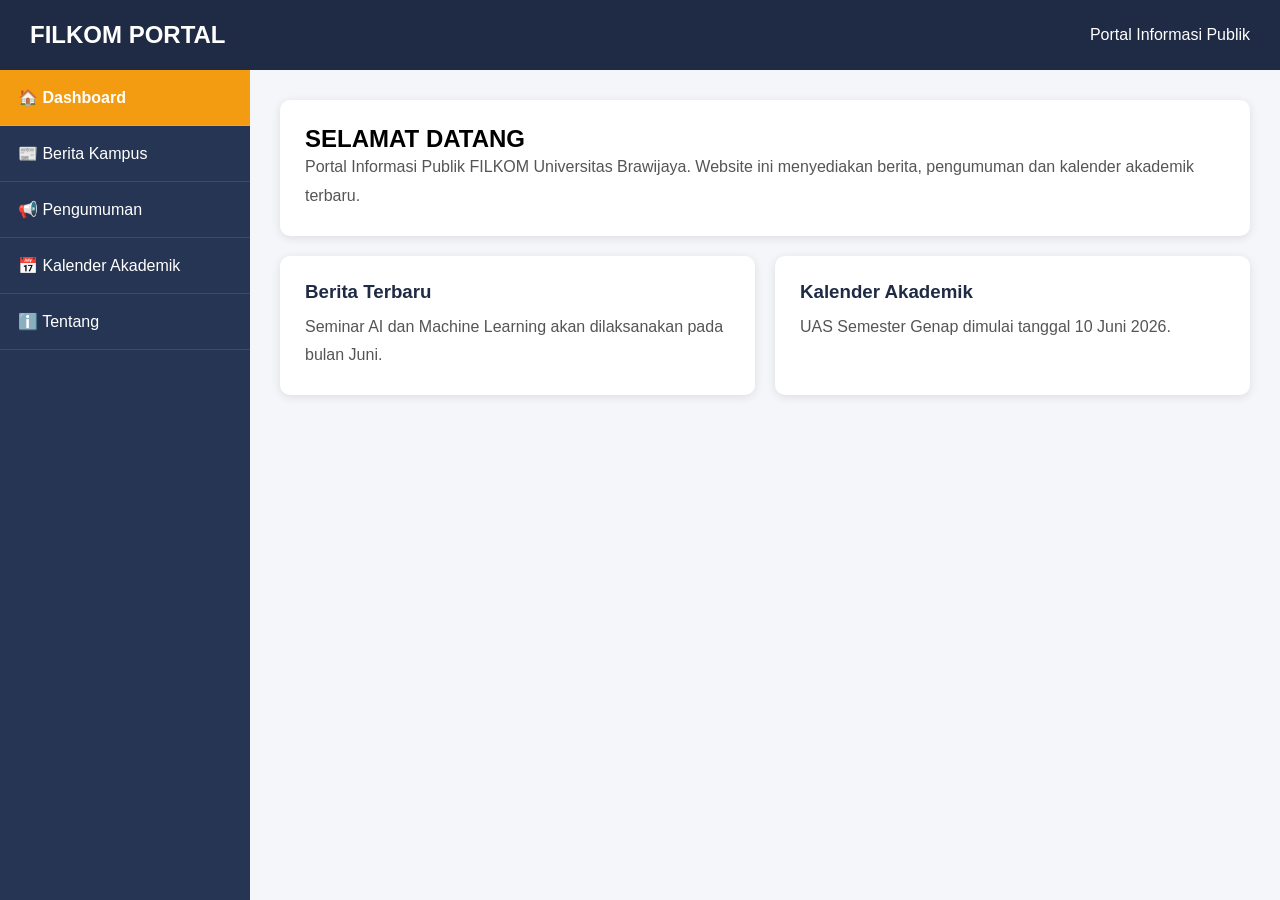
<file: index.html>
<!DOCTYPE html>
<html lang="id">
<head>
<meta charset="UTF-8">
<meta name="viewport" content="width=device-width, initial-scale=1">

<title>FILKOM Information Portal</title>

<link rel="stylesheet" href="css/style.css">
</head>

<body>

<header>

<div class="logo">
FILKOM PORTAL
</div>

<div class="user">
Portal Informasi Publik
</div>

</header>

<div class="container">

<nav class="sidebar">

<a href="index.html">🏠 Dashboard</a>

<a href="berita.html">📰 Berita Kampus</a>

<a href="pengumuman.html">📢 Pengumuman</a>

<a href="kalender.html">📅 Kalender Akademik</a>

<a href="tentang.html">ℹ️ Tentang</a>

</nav>

<main>

<div class="card">

<h2>SELAMAT DATANG</h2>

<p>
Portal Informasi Publik FILKOM Universitas Brawijaya.
Website ini menyediakan berita,
pengumuman dan kalender akademik terbaru.
</p>

</div>

<div class="grid">

<div class="card">
<h3>Berita Terbaru</h3>

<p>
Seminar AI dan Machine Learning
akan dilaksanakan pada bulan Juni.
</p>

</div>

<div class="card">
<h3>Kalender Akademik</h3>

<p>
UAS Semester Genap dimulai
tanggal 10 Juni 2026.
</p>

</div>

</div>

</main>

</div>
</div>
<script src="js/script.js"></script>
</body>
</html>
</file>
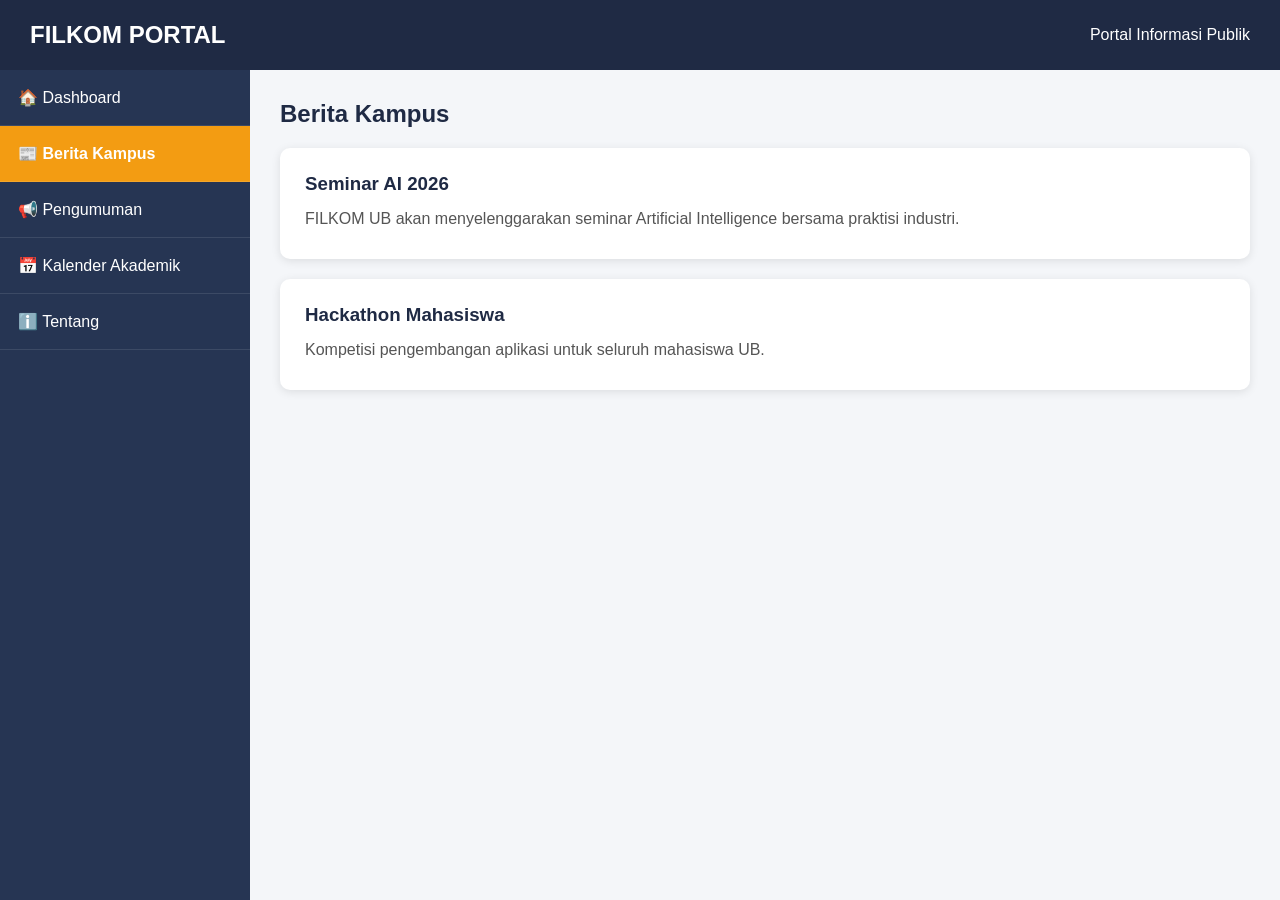
<file: berita.html>
<!DOCTYPE html>
<html lang="id">
<head>
    <meta charset="UTF-8">
    <meta name="viewport" content="width=device-width, initial-scale=1.0">
    <title>Berita Kampus</title>

    <link rel="stylesheet" href="css/style.css">
</head>

<body>

<header>
    <div class="logo">FILKOM PORTAL</div>
    <div class="user">Portal Informasi Publik</div>
</header>

<div class="container">

    <nav class="sidebar">
        <a href="index.html">🏠 Dashboard</a>
        <a href="berita.html">📰 Berita Kampus</a>
        <a href="pengumuman.html">📢 Pengumuman</a>
        <a href="kalender.html">📅 Kalender Akademik</a>
        <a href="tentang.html">ℹ️ Tentang</a>
    </nav>

    <main>

        <h2 class="page-title">Berita Kampus</h2>

        <div class="card">

            <h3>Seminar AI 2026</h3>

            <p>
                FILKOM UB akan menyelenggarakan seminar Artificial Intelligence
                bersama praktisi industri.
            </p>

        </div>

        <div class="card">

            <h3>Hackathon Mahasiswa</h3>

            <p>
                Kompetisi pengembangan aplikasi untuk seluruh mahasiswa UB.
            </p>

        </div>

    </main>

</div>

<script src="js/script.js"></script>

</body>
</html>
</file>
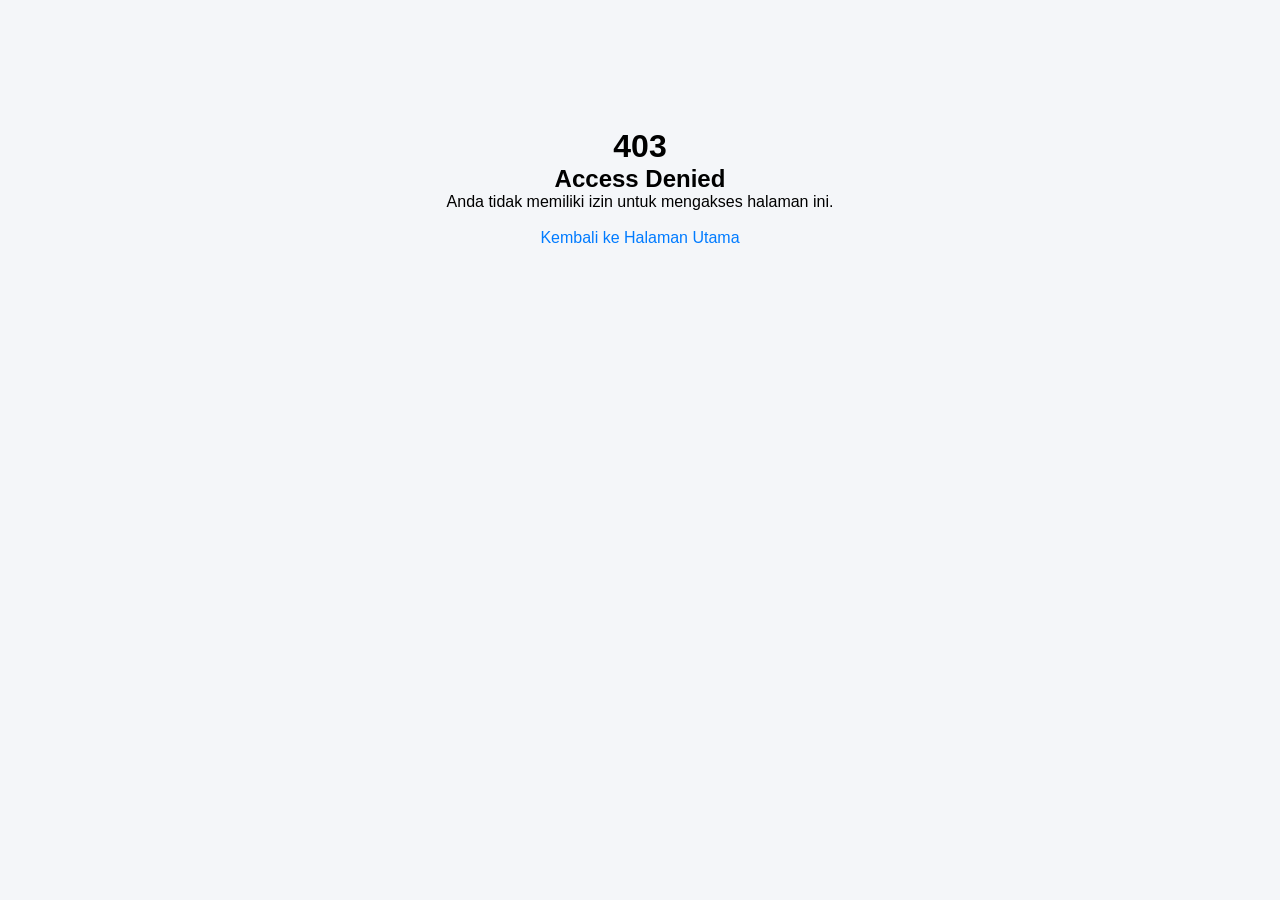
<file: error403.html>
<!DOCTYPE html>
<html lang="id">
<head>
    <meta charset="UTF-8">
    <meta name="viewport" content="width=device-width, initial-scale=1.0">
    <title>403 - Access Denied</title>
    <link rel="stylesheet" href="css/style.css">
</head>
<body>
    <div style="text-align: center; margin-top: 10%;">
        <h1>403</h1>
        <h2>Access Denied</h2>
        <p>Anda tidak memiliki izin untuk mengakses halaman ini.</p>
        <br>
        <a href="index.html" style="text-decoration: none; color: #007bff;">Kembali ke Halaman Utama</a>
    </div>
</body>
</html>
</file>
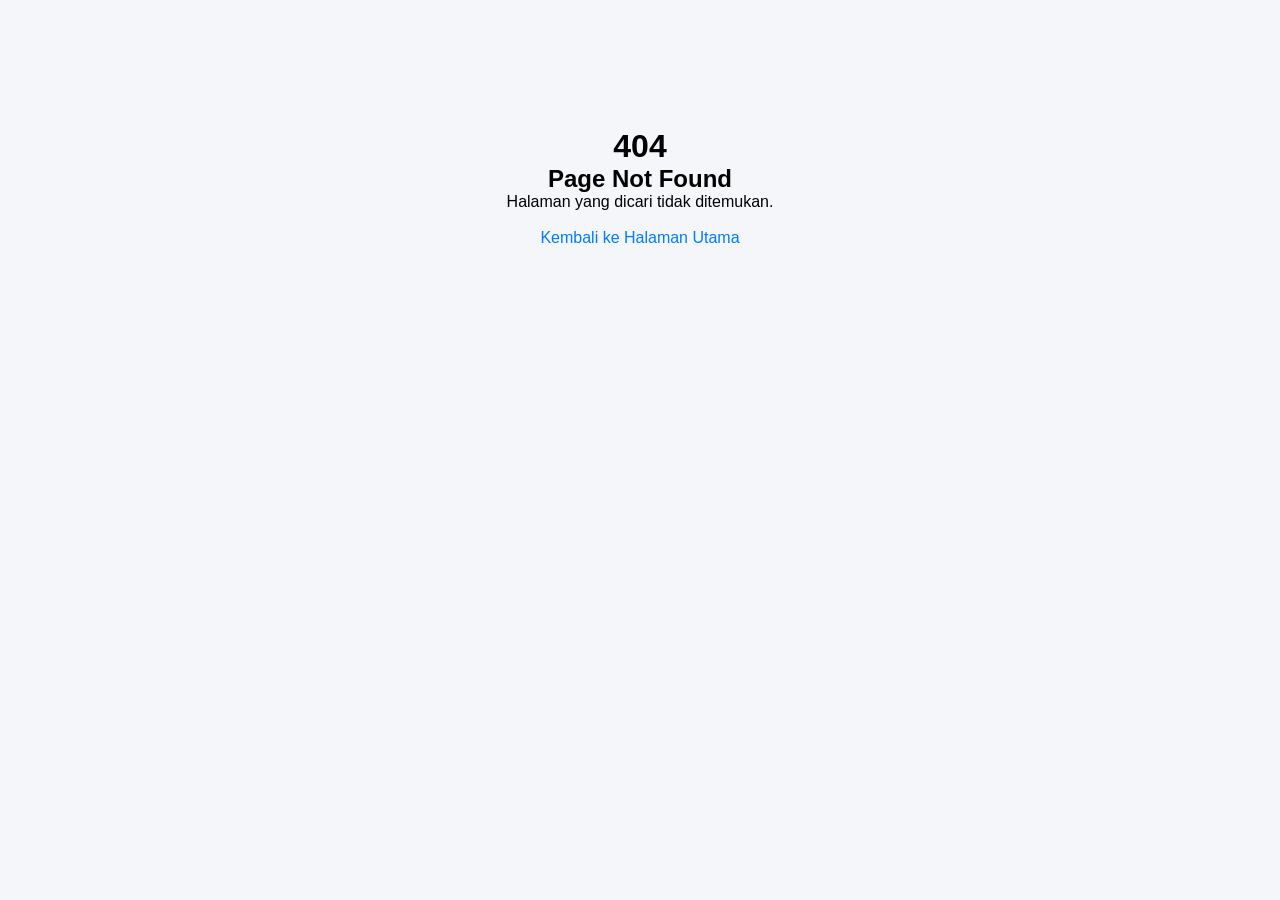
<file: error404.html>
<!DOCTYPE html>
<html lang="id">
<head>
    <meta charset="UTF-8">
    <meta name="viewport" content="width=device-width, initial-scale=1.0">
    <title>404 - Page Not Found</title>
    <link rel="stylesheet" href="css/style.css">
</head>
<body>
    <div style="text-align: center; margin-top: 10%;">
        <h1>404</h1>
        <h2>Page Not Found</h2>
        <p>Halaman yang dicari tidak ditemukan.</p>
        <br>
        <a href="index.html" style="text-decoration: none; color: #007bff;">Kembali ke Halaman Utama</a>
    </div>
</body>
</html>
</file>
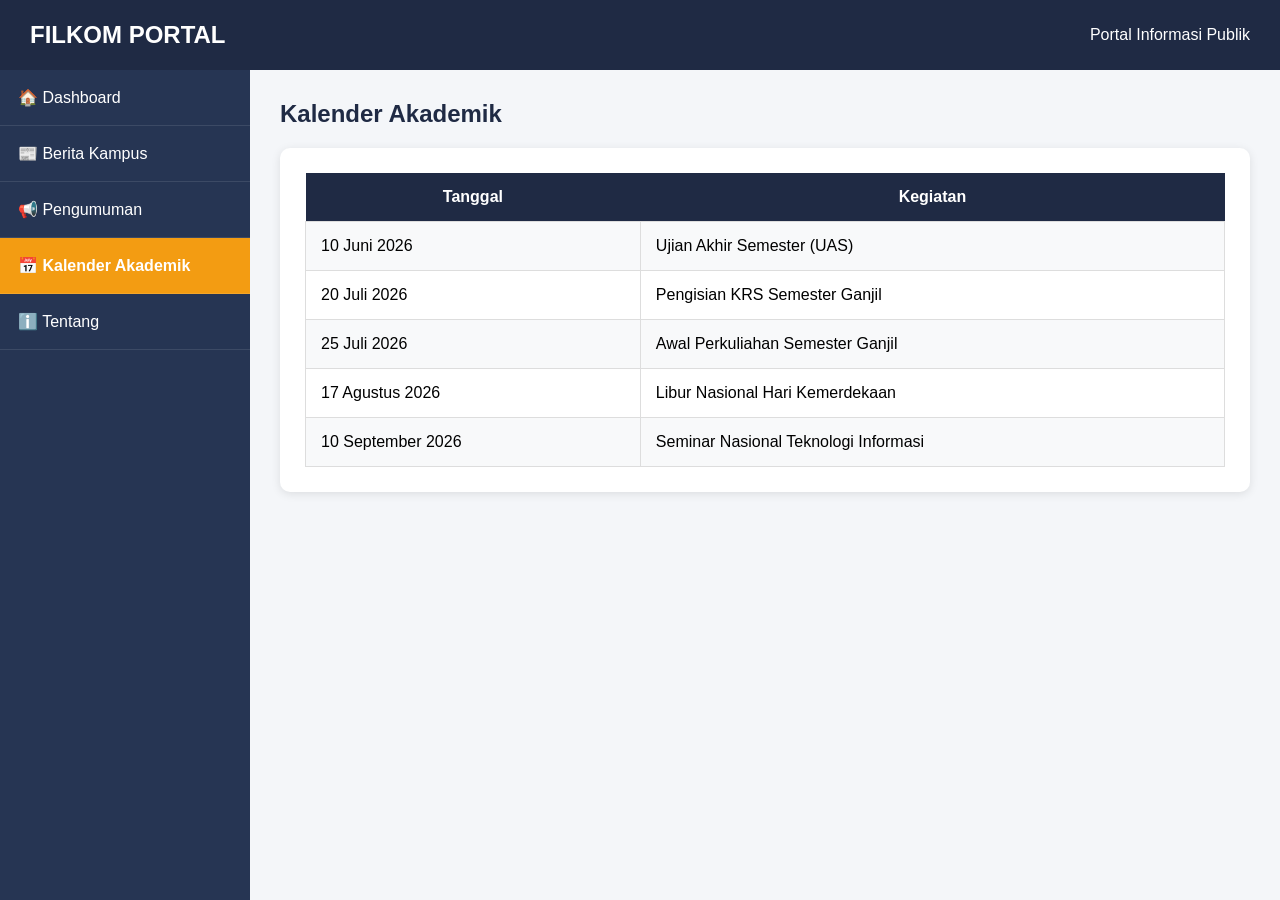
<file: kalender.html>
<!DOCTYPE html>
<html lang="id">
<head>
    <meta charset="UTF-8">
    <meta name="viewport" content="width=device-width, initial-scale=1.0">
    <title>Kalender Akademik</title>

    <link rel="stylesheet" href="css/style.css">
</head>

<body>

<header>
    <div class="logo">FILKOM PORTAL</div>
    <div class="user">Portal Informasi Publik</div>
</header>

<div class="container">

    <nav class="sidebar">
        <a href="index.html">🏠 Dashboard</a>
        <a href="berita.html">📰 Berita Kampus</a>
        <a href="pengumuman.html">📢 Pengumuman</a>
        <a href="kalender.html">📅 Kalender Akademik</a>
        <a href="tentang.html">ℹ️ Tentang</a>
    </nav>

    <main>

        <h2 class="page-title">Kalender Akademik</h2>

        <div class="card">

            <table>

                <tr>
                    <th>Tanggal</th>
                    <th>Kegiatan</th>
                </tr>

                <tr>
                    <td>10 Juni 2026</td>
                    <td>Ujian Akhir Semester (UAS)</td>
                </tr>

                <tr>
                    <td>20 Juli 2026</td>
                    <td>Pengisian KRS Semester Ganjil</td>
                </tr>

                <tr>
                    <td>25 Juli 2026</td>
                    <td>Awal Perkuliahan Semester Ganjil</td>
                </tr>

                <tr>
                    <td>17 Agustus 2026</td>
                    <td>Libur Nasional Hari Kemerdekaan</td>
                </tr>

                <tr>
                    <td>10 September 2026</td>
                    <td>Seminar Nasional Teknologi Informasi</td>
                </tr>

            </table>

        </div>

    </main>

</div>

<script src="js/script.js"></script>

</body>
</html>
</file>
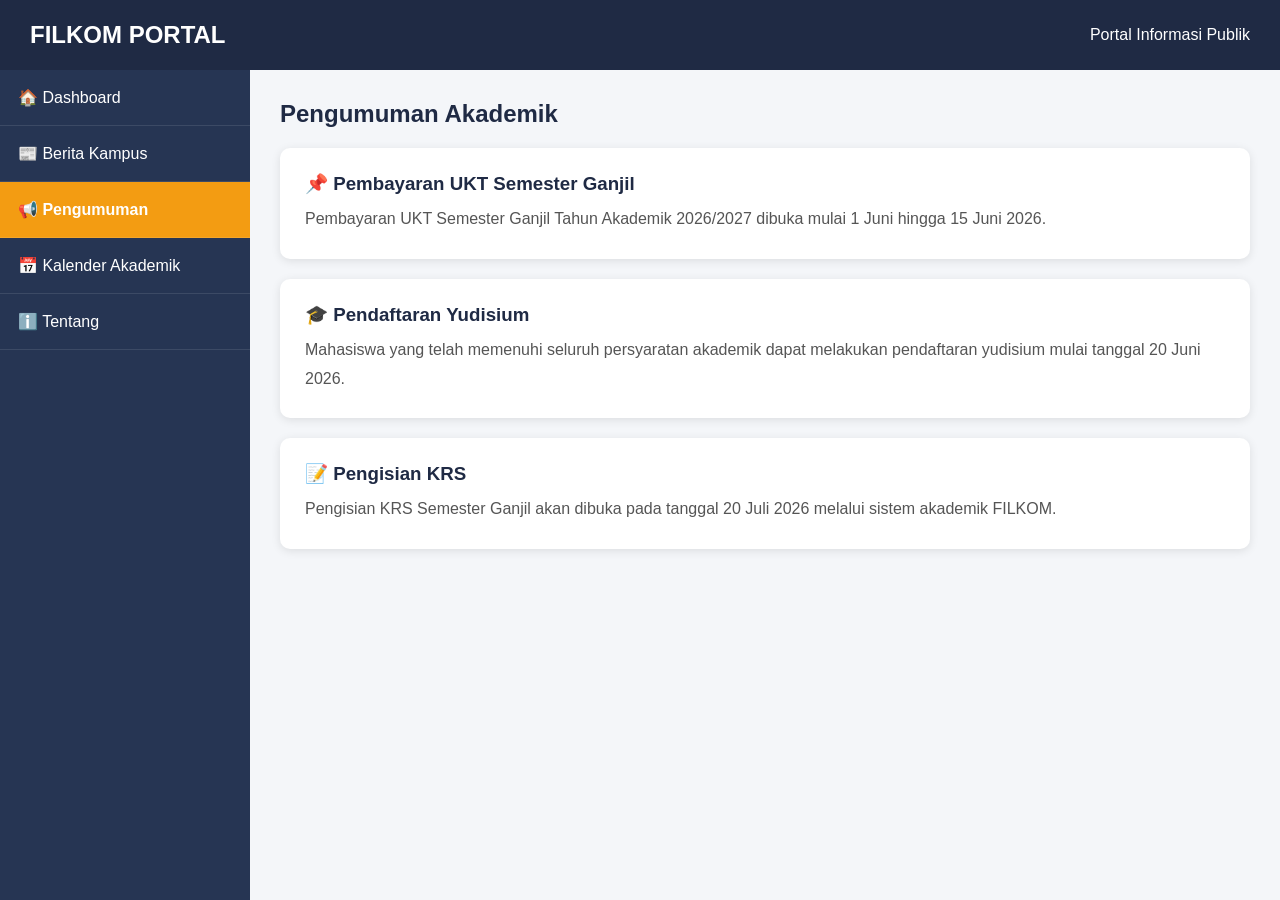
<file: pengumuman.html>
<!DOCTYPE html>
<html lang="id">
<head>
    <meta charset="UTF-8">
    <meta name="viewport" content="width=device-width, initial-scale=1.0">
    <title>Pengumuman Akademik</title>

    <link rel="stylesheet" href="css/style.css">
</head>

<body>

<header>
    <div class="logo">FILKOM PORTAL</div>
    <div class="user">Portal Informasi Publik</div>
</header>

<div class="container">

    <nav class="sidebar">
        <a href="index.html">🏠 Dashboard</a>
        <a href="berita.html">📰 Berita Kampus</a>
        <a href="pengumuman.html">📢 Pengumuman</a>
        <a href="kalender.html">📅 Kalender Akademik</a>
        <a href="tentang.html">ℹ️ Tentang</a>
    </nav>

    <main>

        <h2 class="page-title">Pengumuman Akademik</h2>

        <div class="card">
            <h3>📌 Pembayaran UKT Semester Ganjil</h3>

            <p>
                Pembayaran UKT Semester Ganjil Tahun Akademik
                2026/2027 dibuka mulai 1 Juni hingga 15 Juni 2026.
            </p>
        </div>

        <div class="card">
            <h3>🎓 Pendaftaran Yudisium</h3>

            <p>
                Mahasiswa yang telah memenuhi seluruh persyaratan
                akademik dapat melakukan pendaftaran yudisium
                mulai tanggal 20 Juni 2026.
            </p>
        </div>

        <div class="card">
            <h3>📝 Pengisian KRS</h3>

            <p>
                Pengisian KRS Semester Ganjil akan dibuka pada
                tanggal 20 Juli 2026 melalui sistem akademik FILKOM.
            </p>
        </div>

    </main>

</div>

<script src="js/script.js"></script>

</body>
</html>
</file>
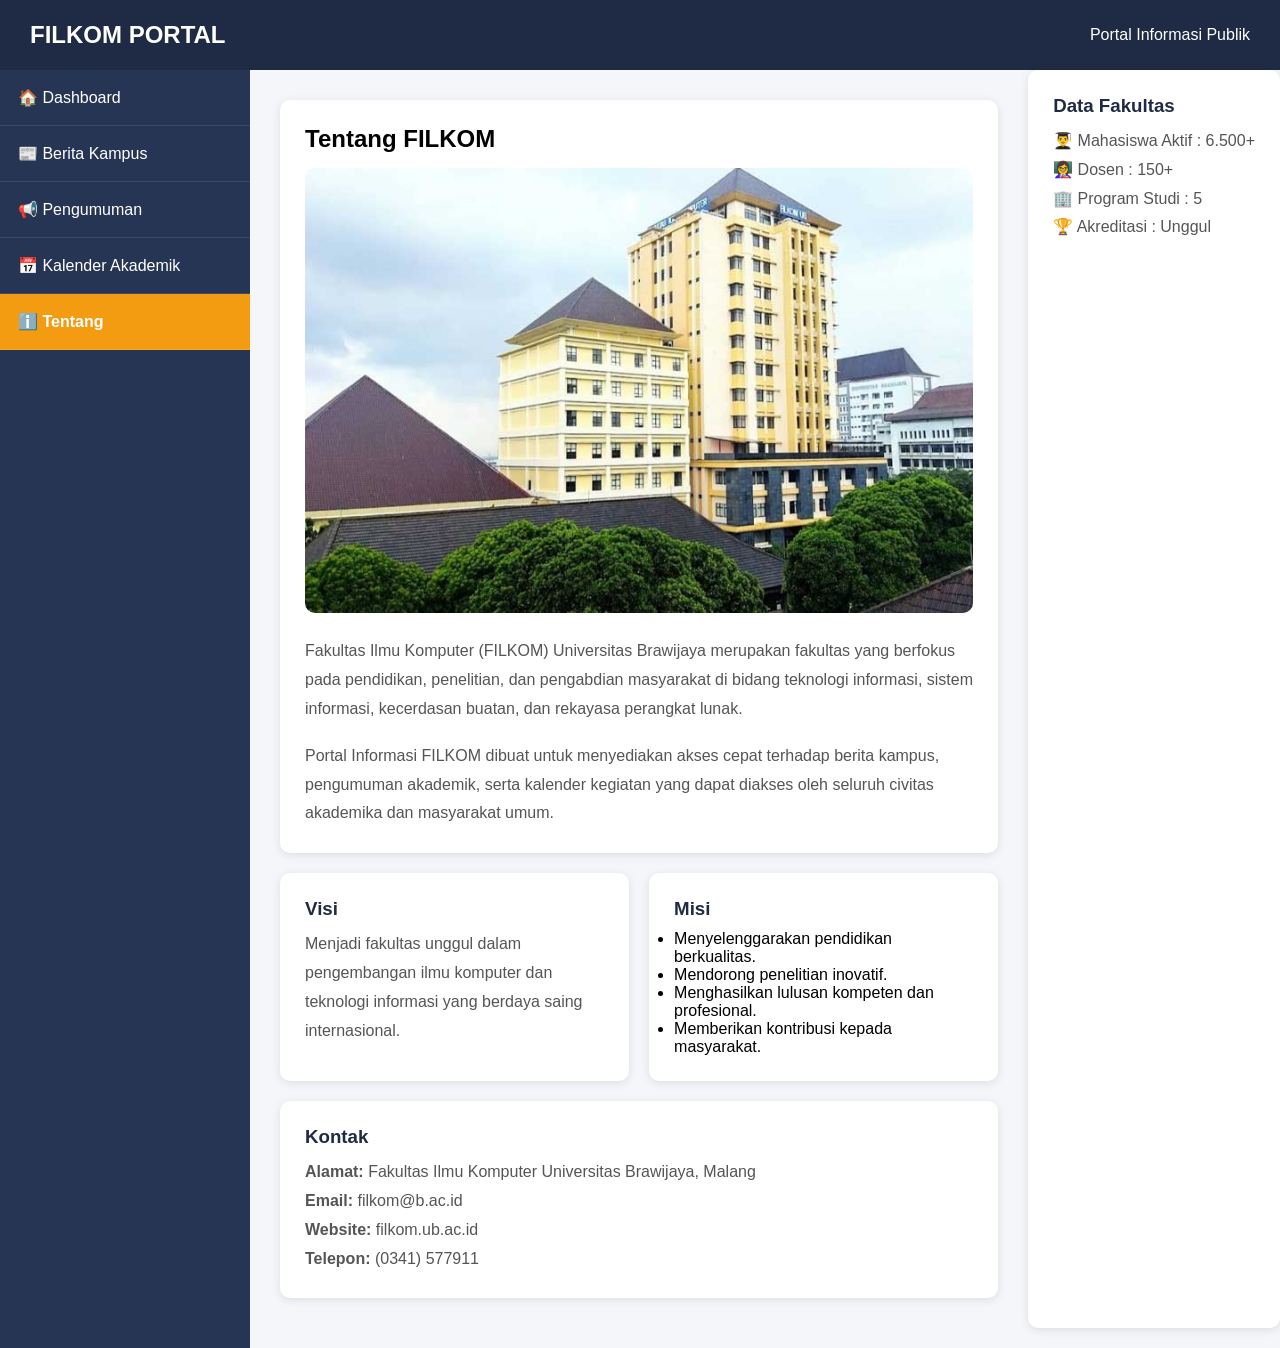
<file: tentang.html>
<!DOCTYPE html>
<html lang="id">
<head>
    <meta charset="UTF-8">
    <meta name="viewport" content="width=device-width, initial-scale=1.0">
    <title>Tentang FILKOM</title>
    <link rel="stylesheet" href="css/style.css">
</head>
<body>

<header>
    <div class="logo">FILKOM PORTAL</div>
    <div class="user">Portal Informasi Publik</div>
</header>

<div class="container">

    <nav class="sidebar">
        <a href="index.html">🏠 Dashboard</a>
        <a href="berita.html">📰 Berita Kampus</a>
        <a href="pengumuman.html">📢 Pengumuman</a>
        <a href="kalender.html">📅 Kalender Akademik</a>
        <a href="tentang.html">ℹ️ Tentang</a>
    </nav>

    <main>

        <div class="card">
            <h2>Tentang FILKOM</h2>

            <img src="assets/filkom.png"
                 alt="Gedung FILKOM"
                 style="width:100%; border-radius:10px; margin-top:15px; margin-bottom:20px;">

            <p>
                Fakultas Ilmu Komputer (FILKOM) Universitas Brawijaya merupakan
                fakultas yang berfokus pada pendidikan, penelitian, dan
                pengabdian masyarakat di bidang teknologi informasi,
                sistem informasi, kecerdasan buatan, dan rekayasa perangkat lunak.
            </p>

            <br>

            <p>
                Portal Informasi FILKOM dibuat untuk menyediakan akses cepat
                terhadap berita kampus, pengumuman akademik, serta kalender kegiatan
                yang dapat diakses oleh seluruh civitas akademika dan masyarakat umum.
            </p>
        </div>

        <div class="grid">

            <div class="card">
                <h3>Visi</h3>

                <p>
                    Menjadi fakultas unggul dalam pengembangan ilmu komputer
                    dan teknologi informasi yang berdaya saing internasional.
                </p>
            </div>

            <div class="card">
                <h3>Misi</h3>

                <ul>
                    <li>Menyelenggarakan pendidikan berkualitas.</li>
                    <li>Mendorong penelitian inovatif.</li>
                    <li>Menghasilkan lulusan kompeten dan profesional.</li>
                    <li>Memberikan kontribusi kepada masyarakat.</li>
                </ul>
            </div>

        </div>

        <div class="card">
            <h3>Kontak</h3>

            <p><strong>Alamat:</strong> Fakultas Ilmu Komputer Universitas Brawijaya, Malang</p>

            <p><strong>Email:</strong> filkom@b.ac.id</p>

            <p><strong>Website:</strong> filkom.ub.ac.id</p>

            <p><strong>Telepon:</strong> (0341) 577911</p>
        </div>

    </main>

    <div class="card">
    <h3>Data Fakultas</h3>

    <p>👨‍🎓 Mahasiswa Aktif : 6.500+</p>
    <p>👩‍🏫 Dosen : 150+</p>
    <p>🏢 Program Studi : 5</p>
    <p>🏆 Akreditasi : Unggul</p>
</div>
</div>

<script src="js/script.js"></script>

</body>
</html>
</file>
<file: css/style.css>
:root{
--navy:#1F2A44;
--sidebar:#263553;
--orange:#F39C12;
--bg:#F4F6F9;
--card:#FFFFFF;
--text:#2C3E50;
--border:#D6DBDF;
}

*{
margin:0;
padding:0;
box-sizing:border-box;
font-family:'Segoe UI',sans-serif;
}

body{
background:var(--bg);
}

header{
height:70px;
background:var(--navy);
display:flex;
justify-content:space-between;
align-items:center;
padding:0 30px;
color:white;
}

.logo{
font-size:24px;
font-weight:bold;
}

.container{
    display:flex;
    min-height:calc(100vh - 70px);
}

.sidebar{
    width:250px;
    background:var(--sidebar);
    display:flex;
    flex-direction:column;
    flex-shrink:0;
}

.sidebar a{
color:white;
text-decoration:none;
padding:18px;
border-bottom:1px solid rgba(255,255,255,.1);
}

.sidebar a:hover{
background:var(--orange);
}

main{
flex:1;
padding:30px;
}

.card{
background:white;
padding:25px;
border-radius:10px;
box-shadow:0 2px 10px rgba(0,0,0,.1);
margin-bottom:20px;
}

.grid{
display:grid;
grid-template-columns:1fr 1fr;
gap:20px;
}
.sidebar a.active{
    background-color: var(--orange);
    color: white;
    font-weight: bold;
}
.page-title{
    margin-bottom:20px;
    color:var(--navy);
}

.card{
    background:white;
    padding:25px;
    margin-bottom:20px;
    border-radius:10px;
    box-shadow:0 2px 10px rgba(0,0,0,0.1);
}

.card h3{
    color:var(--navy);
    margin-bottom:10px;
}

.card p{
    line-height:1.7;
    color:#555;
}
table{
    width:100%;
    border-collapse:collapse;
}

th{
    background:var(--navy);
    color:white;
    padding:15px;
}

td{
    padding:15px;
    border:1px solid #ddd;
}

tr:nth-child(even){
    background:#f8f9fa;
}
.page-title{
    color: var(--navy);
    margin-bottom: 20px;
}

.card{
    background: white;
    padding: 25px;
    margin-bottom: 20px;
    border-radius: 10px;
    box-shadow: 0 2px 10px rgba(0,0,0,.1);
}

.card h3{
    color: var(--navy);
    margin-bottom: 10px;
}

.card p{
    line-height: 1.8;
    color: #555;
}

table{
    width:100%;
    border-collapse:collapse;
}

th{
    background:var(--navy);
    color:white;
    padding:15px;
}

td{
    padding:15px;
    border:1px solid #ddd;
}

tr:nth-child(even){
    background:#f8f9fa;
}
</file>
